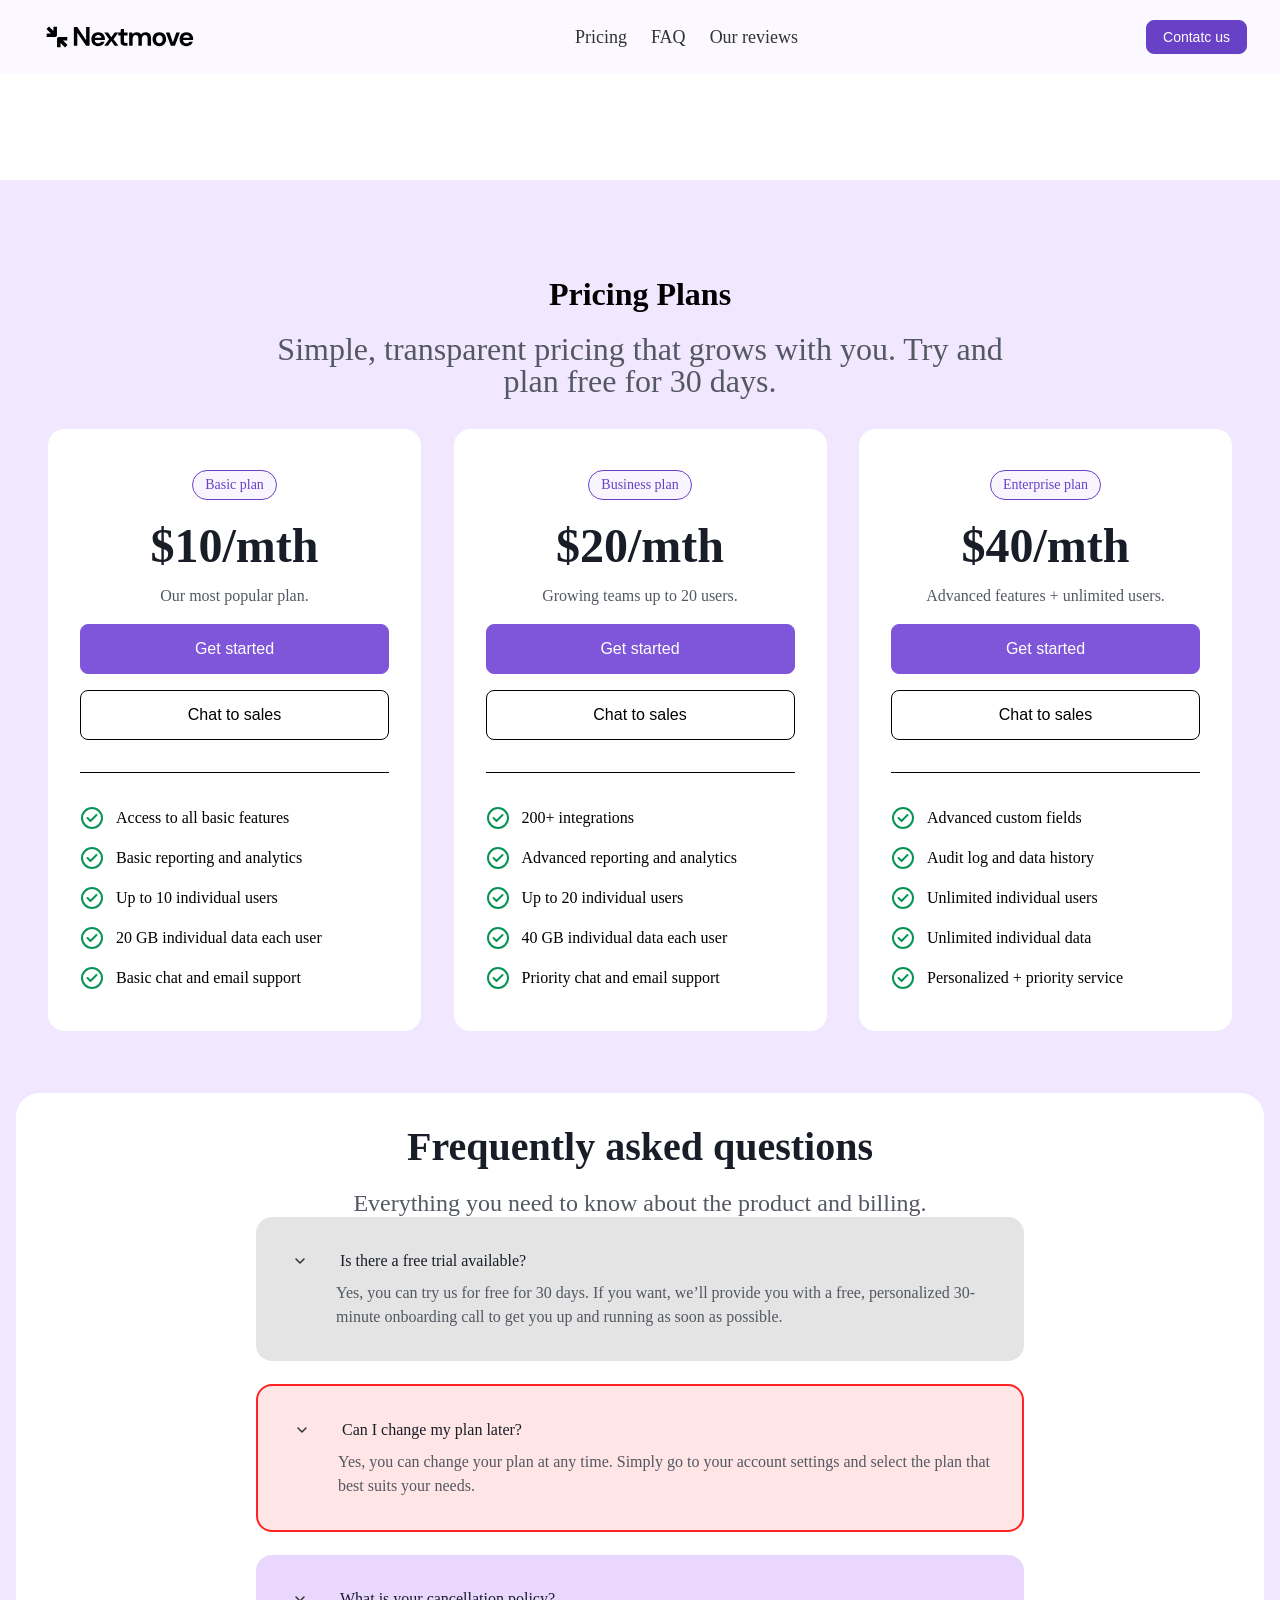
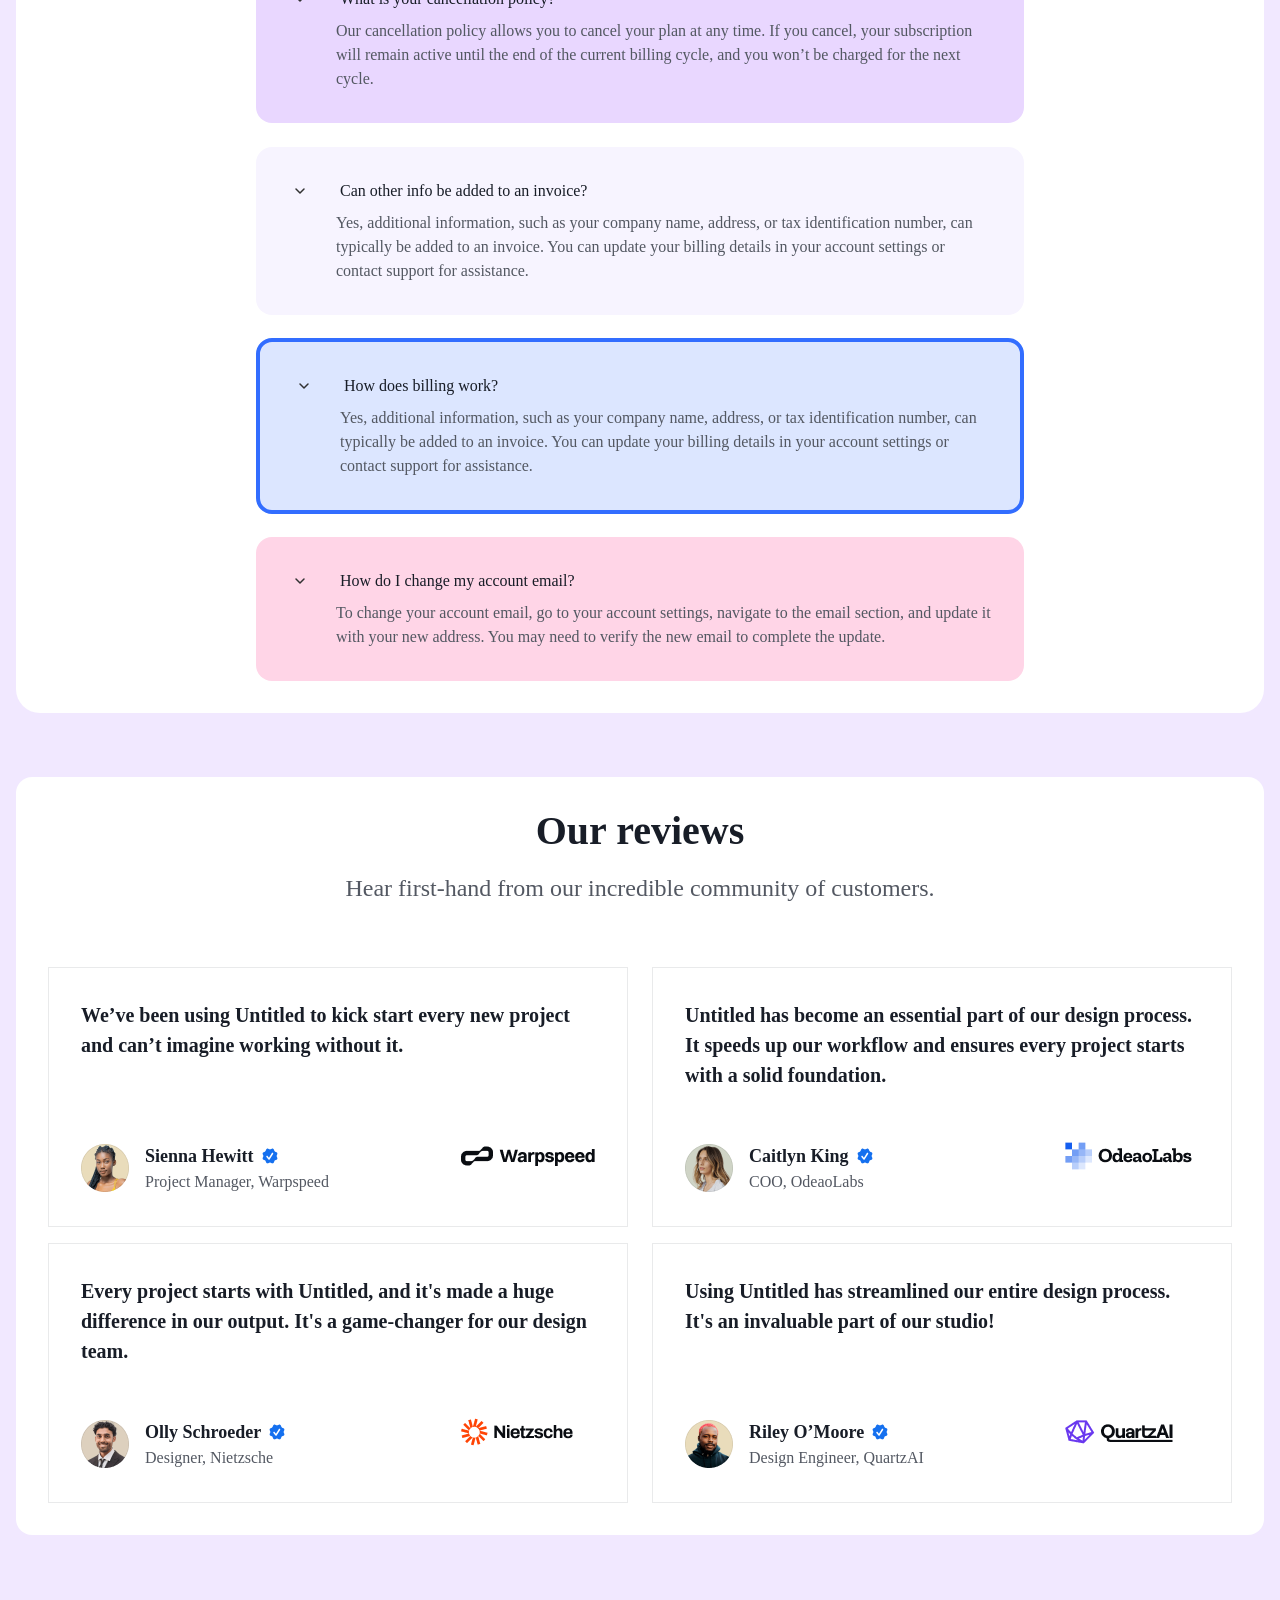
<file: index.html>
<!DOCTYPE html>
<html lang="en">
<head>
    <meta charset="UTF-8">
    <meta name="viewport" content="width=device-width, initial-scale=1.0">
    <title>Document</title>
    <link rel="stylesheet" href="./CSS/style.css">
</head>
<body>
    <header>
        <div class="header_container">
            <div class="navbar">
                <img src="./image/Logo.svg" alt="" class="logo">
                <div class="nav_links">
                    <a href="">Pricing</a>
                    <a href="">FAQ</a>
                    <a href="">Our reviews</a>
                </div>
                <div class="contact_button_container">
                    <input type="button" name=""  value="Contatc us" class="contact_us_button">
                </div>
            </div>
        </div>  
    </header>

    <main>
        <div class="main_container">
            <div class="pricing_container">
                <div class="pricing_head">
                    <h1>
                        Pricing Plans
                    </h1>
                    <p class="pricing_subtitle">
                        Simple, transparent pricing that grows with you. Try and plan free for 30 days.
                    </p>
                </div>
                <div class="pricing_items_container">
                    <div class="pricing_plans">
                        <div class="plan_head_container">
                            <h2 class="card_head">
                                Basic plan
                            </h2>
                            <p class="card_price">
                                $10/mth
                            </p>
                            <p class="card_subtitle">
                                Our most popular plan.
                            </p>
                        </div>

                        <div class="plan_button_container">
                            <input type="button" name="" value="Get started" class="start_button">
                            <input type="button" name="" value="Chat to sales" class="chat_button">
                        </div>

                        <div class="list_container">
                            <div class="list_wrapper">
                                <div class="list_items">
                                    <img src="./image/check-circle.svg" alt="">
                                    <p>
                                        Access to all basic features
                                    </p>
                                </div>
                                <div class="list_items">
                                    <img src="./image/check-circle.svg" alt="">
                                    <p>
                                        Basic reporting and analytics
                                    </p>
                                </div>
                                <div class="list_items">
                                    <img src="./image/check-circle.svg" alt="">
                                    <p>
                                        Up to 10 individual users
                                    </p>
                                </div>
                                <div class="list_items">
                                    <img src="./image/check-circle.svg" alt="">
                                    <p>
                                        20 GB individual data each user
                                    </p>
                                </div>
                                <div class="list_items">
                                    <img src="./image/check-circle.svg" alt="">
                                    <p>
                                        Basic chat and email support
                                    </p>
                                </div>
                            </div>
                        </div>
                    </div>

                    <div class="pricing_plans">
                        <div class="plan_head_container">
                            <h2 class="card_head">
                                Business plan 
                            </h2>
                            <p class="card_price">
                                $20/mth
                            </p>
                            <p class="card_subtitle">
                                Growing teams up to 20 users.
                            </p>
                        </div>

                        <div class="plan_button_container">
                            <input type="button" name="" value="Get started" class="start_button">
                            <input type="button" name="" value="Chat to sales" class="chat_button">
                        </div>

                        <div class="list_container">
                            <div class="list_wrapper">
                                <div class="list_items">
                                    <img src="./image/check-circle.svg" alt="">
                                    <p>
                                        200+ integrations
                                    </p>
                                </div>
                                <div class="list_items">
                                    <img src="./image/check-circle.svg" alt="">
                                    <p>
                                        Advanced reporting and analytics
                                    </p>
                                </div>
                                <div class="list_items">
                                    <img src="./image/check-circle.svg" alt="">
                                    <p>
                                        Up to 20 individual users
                                    </p>
                                </div>
                                <div class="list_items">
                                    <img src="./image/check-circle.svg" alt="">
                                    <p>
                                        40 GB individual data each user
                                    </p>
                                </div>
                                <div class="list_items">
                                    <img src="./image/check-circle.svg" alt="">
                                    <p>
                                        Priority chat and email support
                                    </p>
                                </div>
                            </div>
                        </div>

                    </div>

                    <div class="pricing_plans">
                        <div class="plan_head_container">
                            <h2 class="card_head">
                                Enterprise plan
                            </h2>
                            <p class="card_price">
                                $40/mth
                            </p>
                            <p class="card_subtitle">
                                Advanced features + unlimited users.
                            </p>
                        </div>

                        <div class="plan_button_container">
                            <input type="button" name="" value="Get started" class="start_button">
                            <input type="button" name="" value="Chat to sales" class="chat_button">
                        </div>

                        <div class="list_container">
                            <div class="list_wrapper">
                                <div class="list_items">
                                    <img src="./image/check-circle.svg" alt="">
                                    <p>
                                        Advanced custom fields
                                    </p>
                                </div>
                                <div class="list_items">
                                    <img src="./image/check-circle.svg" alt="">
                                    <p>
                                        Audit log and data history
                                    </p>
                                </div>
                                <div class="list_items">
                                    <img src="./image/check-circle.svg" alt="">
                                    <p>
                                        Unlimited individual users
                                    </p>
                                </div>
                                <div class="list_items">
                                    <img src="./image/check-circle.svg" alt="">
                                    <p>
                                        Unlimited individual data
                                    </p>
                                </div>
                                <div class="list_items">
                                    <img src="./image/check-circle.svg" alt="">
                                    <p>
                                        Personalized + priority service
                                    </p>
                                </div>
                            </div>
                        </div>
                    </div>
                    
                </div>

            </div>

            <div class="asked_questions_container">

                <div class="questions_head_container">
                    <h2 class="question_head">
                        Frequently asked questions
                    </h2>
                    <p class="question_subtitle">
                        Everything you need to know about the product and billing.
                    </p>
                </div>

                <div class="items_wrapper">
                <div class="question_item_container first">
                    <img src="./image/Arrows, Diagrams/Group.svg" alt="" class="arrow">
                    <h2 class="question">
                        Is there a free trial available?
                    </h2>
                    <p class="question_text">
                        Yes, you can try us for free for 30 days. If you want, we’ll provide you with a free, personalized 30-minute onboarding call to get you up and running as soon as possible.
                    </p>
                </div>
                <div class="question_item_container second">
                    <img src="./image/Arrows, Diagrams/Group.svg" alt="" class="arrow">
                    <h2 class="question">
                        Can I change my plan later?
                    </h2>
                    <p class="question_text">
                        Yes, you can change your plan at any time. Simply go to your account settings and select the plan that best suits your needs.
                    </p>
                </div>
                <div class="question_item_container third">
                    <img src="./image/Arrows, Diagrams/Group.svg" alt="" class="arrow">
                    <h2 class="question">
                        What is your cancellation policy?
                    </h2>
                    <p class="question_text">
                        Our cancellation policy allows you to cancel your plan at any time. If you cancel, your subscription will remain active until the end of the current billing cycle, and you won’t be charged for the next cycle.
                    </p>
                </div>
                <div class="question_item_container fourth">
                    <img src="./image/Arrows, Diagrams/Group.svg" alt="" class="arrow">
                    <h2 class="question">
                        Can other info be added to an invoice?
                    </h2>
                    <p class="question_text">
                        Yes, additional information, such as your company name, address, or tax identification number, can typically be added to an invoice. You can update your billing details in your account settings or contact support for assistance.
                    </p>
                </div>
                <div class="question_item_container fifth">
                    <img src="./image/Arrows, Diagrams/Group.svg" alt="" class="arrow">
                    <h2 class="question">
                        How does billing work?
                    </h2>
                    <p class="question_text">
                        Yes, additional information, such as your company name, address, or tax identification number, can typically be added to an invoice. You can update your billing details in your account settings or contact support for assistance.
                    </p>
                </div>
                <div class="question_item_container sixth">
                    <img src="./image/Arrows, Diagrams/Group.svg" alt="" class="arrow">
                    <h2 class="question">
                        How do I change my account email?
                    </h2>
                    <p class="question_text">
                        To change your account email, go to your account settings, navigate to the email section, and update it with your new address. You may need to verify the new email to complete the update.
                    </p>
                </div>
                </div>
            </div>

            <div class="review_container">
                <div class="review_head_container">
                    <h2 class="review_head">
                        Our reviews
                    </h2>
                    <p class="review_subtitle">
                        Hear first-hand from our incredible community of customers.
                    </p>
                </div>  
                
                <div class="review_content_container">
                    <div class="review_card">
                        <div class="card_text">
                            <p class="avatar_description">
                                We’ve been using Untitled to kick start every new project and can’t imagine working without it.
                            </p>
                        </div>
                        <div class="card_wrapper">
                            <div class="avatar_container">
                                <img src="./image/Avatar.png" alt="" class="avatar_image">
                                <div class="avatar_info_container">
                                    <p class="avatar_name">
                                        Sienna Hewitt
                                    </p>
                                    <img src="./image/Verified tick.svg" alt="" class="verified">
                                    <p class="avatar_status">
                                        Project Manager, Warpspeed
                                    </p>
                                </div>
                                <img src="./image/Company logo.png" alt="" class="company_logo">
                            </div>
                        </div>

                    </div>

                    <div class="review_card">
                        <div class="card_text">
                            <p class="avatar_description">
                                Untitled has become an essential part of our design process. It speeds up our workflow and ensures every project starts with a solid foundation.
                            </p>
                        </div>
                        <div class="card_wrapper">
                            <div class="avatar_container">
                                <img src="./image/Avatar2.png" alt="" class="avatar_image">
                                <div class="avatar_info_container">
                                    <p class="avatar_name">
                                        Caitlyn King
                                    </p>
                                    <img src="./image/Verified tick.svg" alt="" class="verified">
                                    <p class="avatar_status">
                                        COO, OdeaoLabs
                                    </p>
                                </div>
                                <img src="./image/Company logo1.png" alt="" class="company_logo">
                            </div>
                        </div>
                    </div>

                    <div class="review_card">
                        <div class="card_text">
                            <p class="avatar_description">
                                Every project starts with Untitled, and it's made a huge difference in our output. It's a game-changer for our design team.
                            </p>
                        </div>
                        <div class="card_wrapper">
                            <div class="avatar_container">
                                <img src="./image/Avatar3.png" alt="" class="avatar_image">
                                <div class="avatar_info_container">
                                    <p class="avatar_name">
                                        Olly Schroeder
                                    </p>
                                    <img src="./image/Verified tick.svg" alt="" class="verified">
                                    <p class="avatar_status">
                                        Designer, Nietzsche
                                    </p>
                                </div>
                                <img src="./image/Company logo3.png" alt="" class="company_logo">
                            </div>
                        </div>
                    </div>

                    <div class="review_card">
                        <div class="card_text">
                            <p class="avatar_description">
                                Using Untitled has streamlined our entire design process. It's an invaluable part of our studio!
                            </p>
                        </div>
                        <div class="card_wrapper">
                            <div class="avatar_container">
                                <img src="./image/Avatar4.png" alt="" class="avatar_image">
                                <div class="avatar_info_container">
                                    <p class="avatar_name">
                                        Riley O’Moore
                                    </p>
                                    <img src="./image/Verified tick.svg" alt="" class="verified">
                                    <p class="avatar_status">
                                        Design Engineer, QuartzAI
                                    </p>
                                </div>
                                <img src="./image/Company logo4.png" alt="" class="company_logo">
                            </div>
                        </div>
                    </div>
                </div>
            </div>
        </div>
    </main>
</body>
</html>
</file>
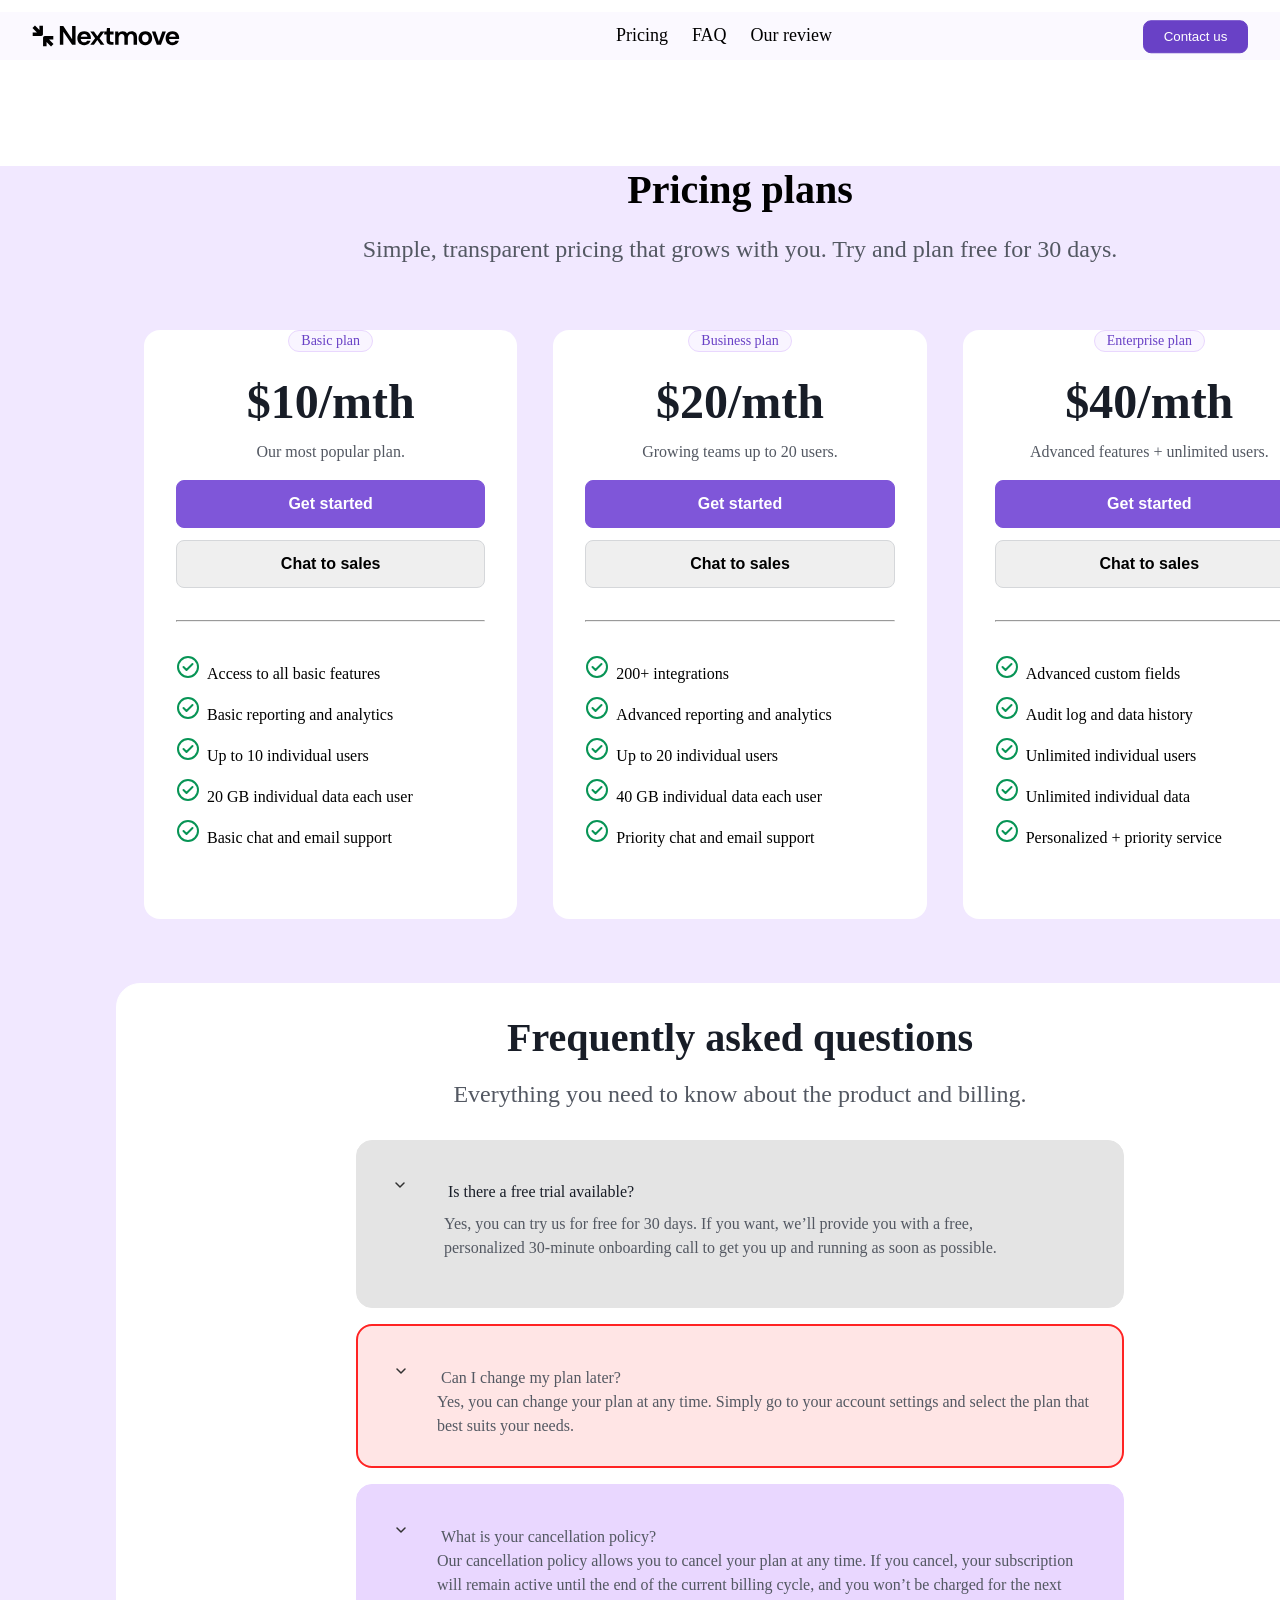
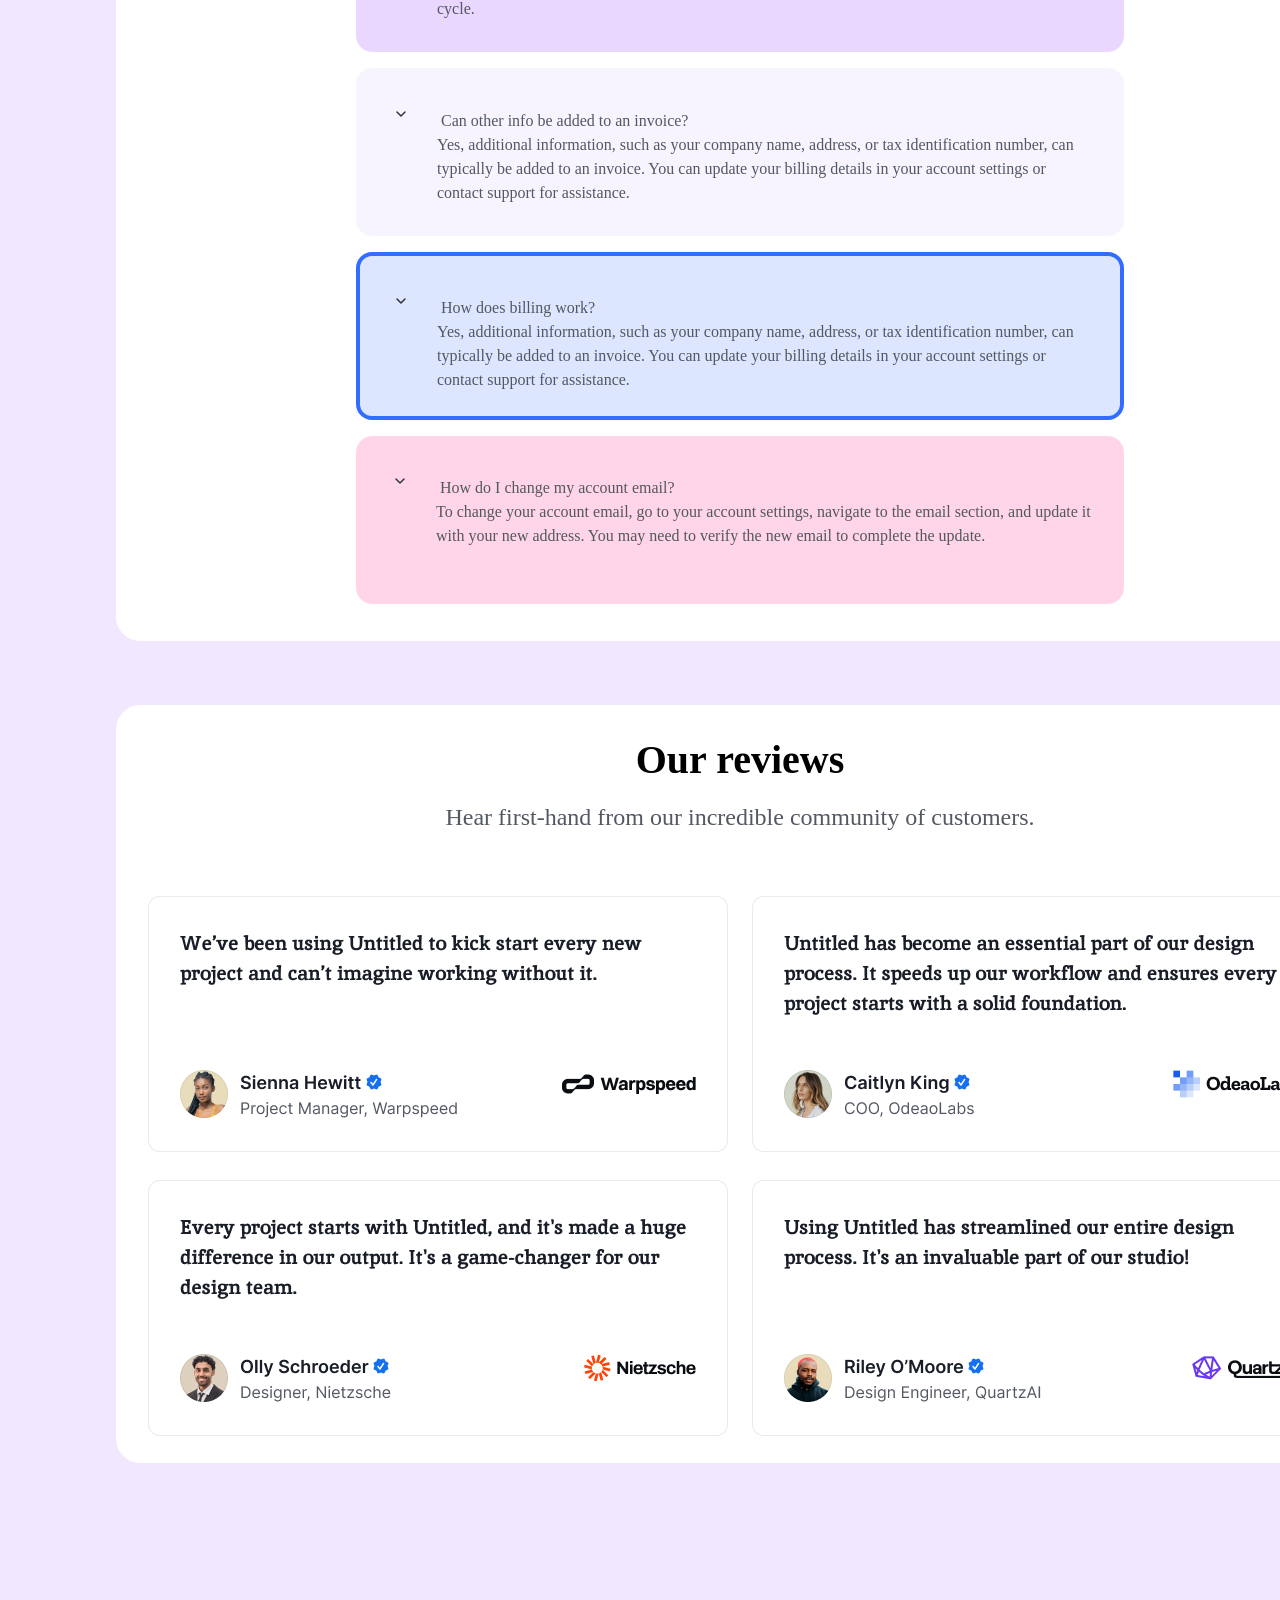
<file: CSS2-5/index.html>
<!DOCTYPE html>
<html lang="en">
<head>
    <meta charset="UTF-8">
    <meta name="viewport" content="width=device-width, initial-scale=1.0">
    <title>Document</title>
    <link rel="stylesheet" href="CSS/style.css">
</head>
<body>
    <header>
        <nav id="navbar">
            <div id="navbar_container">
                <div id="logo_container">
                    <img src="./image/Logo.svg" alt="logo" id="logo">
                </div>
                <div id="ul_container">
                    <ul id="unorder_list">
                        <li class="list">Pricing</li>
                        <li class="list">FAQ</li>
                        <li class="list">Our review</li>
                    </ul>
                    <input type="button" name="contact us" id="contact_us" value="Contact us">
                </div>
            </div>
        </nav>
    </header>


    <main>
        <section>
            <div id="main_container">
                <div id="plans_container">
                    <div id="pricing_plans_head">
                        <h2 id="pricing_plans">Pricing plans</h2>
                        <p id="free_plan">Simple, transparent pricing that grows with you. Try and plan free for 30 days.</p>
                    </div>
                    <div id="plans">
                        <div id="basic_plan">
                            <h2 id="basic_header">Basic plan</h2>
                            <p id="price">$10/mth</p>
                            <p id="plan_description">Our most popular plan.</p>
                            <div id="buttons">
                                <input type="button" name="get started basic" id="get_started" value="Get started">
                                <input type="button" name="chat to sales basic" id="sales_chat" value="Chat to sales">
                            </div>
                            <hr id="horizontal_rule">
                            <div id="terms_container">
                                <ul id="ul_terms">
                                    <li class="terms">Access to all basic features</li>
                                    <li class="terms">Basic reporting and analytics</li>
                                    <li class="terms">Up to 10 individual users</li>
                                    <li class="terms">20 GB individual data each user</li>
                                    <li class="terms">Basic chat and email support</li>
                                </ul>
                            </div>
                        </div>
                        <d id="business_plan">
                            <h2 id="business_header">Business plan</h2>
                            <p id="price">$20/mth</p>
                            <p id="plan_description">Growing teams up to 20 users.</p>
                            <div id="buttons">
                                <input type="button" name="get started business" id="get_started" value="Get started">
                                <input type="button" name="chat to sales business" id="sales_chat" value="Chat to sales">
                            </div>
                            <hr id="horizontal_rule">
                            <div id="terms_container">
                                <ul id="ul_terms">
                                    <li class="terms">200+ integrations</li>
                                    <li class="terms">Advanced reporting and analytics</li>
                                    <li class="terms">Up to 20 individual users</li>
                                    <li class="terms">40 GB individual data each user</li>
                                    <li class="terms">Priority chat and email support</li>
                                </ul>
                            </div>
                        </d iv>
                        <div id="enterprice_plan">
                            <h2 id="enterpriec_header">Enterprise plan</h2>
                            <p id="price">$40/mth</p>
                            <p id="plan_description">Advanced features + unlimited users.</p>
                            <div id="buttons">
                                <input type="button" name="get started entreprice" id="get_started" value="Get started">
                                <input type="button" name="chat to sales enterpriec" id="sales_chat" value="Chat to sales">
                            </div>
                            <hr id="horizontal_rule">
                            <div id="terms_container">
                                <ul id="ul_terms">
                                    <li class="terms">Advanced custom fields</li>
                                    <li class="terms">Audit log and data history</li>
                                    <li class="terms">Unlimited individual users</li>
                                    <li class="terms">Unlimited individual data</li>
                                    <li class="terms">Personalized + priority service</li>
                                </ul>
                            </div>
                        </div>
                    </div>   
                </div>
                <div id="second_container">
                    <div id="question_head">
                        <h2 id="asked">Frequently asked questions</h2>
                        <p id="need_know">Everything you need to know about the product and billing.</p>
                    </div>
                    <div id="product_description">
                        <div id="a_container">
                            <div id="description_a">
                                <img src="./image/Arrows, Diagrams/Group.svg" alt="arrow" id="arrow">
                                <h3 id="question_a">Is there a free trial available?</h3>
                                <p id="answer_a">Yes, you can try us for free for 30 days. If you want, we’ll provide you with a free, personalized 30-minute onboarding call to get you up and running as soon as possible.</p>
                            </div>
                        </div>
                        <div id="b_container">
                            <div id="description_b">
                                <img src="./image/Arrows, Diagrams/Group.svg" alt="image" id="arrow">
                                <h3 id="question_b">Can I change my plan later?</h3>
                                <p id="answer_b">Yes, you can change your plan at any time. Simply go to your account settings and select the plan that best suits your needs.</p>
                            </div>
                        </div>
                        <div id="c_container">
                            <div id="description_c">
                                <img src="./image/Arrows, Diagrams/Group.svg" alt="arrow" id="arrow">
                                <h3 id="question_c">What is your cancellation policy?</h3>
                                <p id="answer_c">Our cancellation policy allows you to cancel your plan at any time. If you cancel, your subscription will remain active until the end of the current billing cycle, and you won’t be charged for the next cycle.</p>
                            </div>
                        </div>
                        <div id="d_container">
                            <div id="description_d">
                                <img src="./image/Arrows, Diagrams/Group.svg" alt="arrow" id="arrow">
                                <h3 id="question_d">Can other info be added to an invoice?</h3>
                                <p id="answer_d">Yes, additional information, such as your company name, address, or tax identification number, can typically be added to an invoice. You can update your billing details in your account settings or contact support for assistance.</p>
                            </div>
                        </div>
                        <div id="e_container">
                            <div id="description_e">
                                <img src="./image/Arrows, Diagrams/Group.svg" alt="arrow" id="arrow">
                                <h3 id="question_e">How does billing work?</h3>
                                <p id="answer_e">Yes, additional information, such as your company name, address, or tax identification number, can typically be added to an invoice. You can update your billing details in your account settings or contact support for assistance.</p>
                            </div>
                        </div>
                        <div id="f_container">
                            <div id="description_f">
                                <img src="image/Arrows, Diagrams/Group.svg" alt="arrow" id="arrow">
                                <h3 id="question_f">How do I change my account email?</h3>
                                <p id="answer_f">To change your account email, go to your account settings, navigate to the email section, and update it with your new address. You may need to verify the new email to complete the update.</p>
                            </div>
                        </div>
                    </div>
                </div>
                <div id="review_container">
                    <div id="review_head">
                        <h3 id="our_reviews">Our reviews</h3>
                        <p id="first_hand">Hear first-hand from our incredible community of customers.</p>
                    </div>
                    <div id="review_box">
                        <img src="./image/Card.png" alt="review" id="card_a">
                        <img src="./image/Card1.png" alt="review" id="card_b">
                        <img src="./image/Card2.png" alt="review" id="card_c">
                        <img src="./image/Card3.png" alt="review" id="card_d">
                    </div>
                </div>
            </div>
        </section>
    </main>
    
</body>
</html>
</file>
<file: CSS/style.css>
*{
    margin: 0;
    padding: 0;
    box-sizing: border-box;
}

.header_container{
    width: 100%;
    min-height: 72px;
    border: 1px solid #FBF9FF;
    background-color: #FBF9FF;
}
.navbar{
    margin: 12px 32px;
    display: flex;
    justify-content: space-between;
    align-items: center;
}
.logo{
    padding: 13px;
    display: inline-block;
}
.nav_links{
    display: inline-block;
}
a{
    color: #323232;
    font-size: 18px;
    font-weight: 400;
    text-decoration: none;
    padding-left: 20px;
}
.contact_us_button{
    font-size: 14px;
    font-weight: 500;
    padding: 8px 16px;
    border: 1px solid #6941C6;
    background-color: #6941C6;
    border-radius: 8px;
    color: white;

}
/*მთავარი  კონტენტი*/
.main_container{
    max-width: 1440px;
    width: 100%;
    margin: 0 auto;
    background-color: #F1E8FF;
    margin-top: 106px;
    display: flex;
    flex-direction: column;
    justify-content: space-around;
    align-items: center;
}
.pricing_container{
    margin-top: 96px;
    max-width: 1248px;
    width: 100%;
    height: 753px;
}
.pricing_head{
    max-width: 768px;
    width: 100%;
    margin: 0 auto;
    text-align: center;
}
.pricing_subtitle{
    font-size: 32px;
    font-weight: 400;
    line-height: 32px;
    color: #535862;
    margin-top: 20px;
}
.pricing_items_container{
    max-width: 1184px;
    width: 100%;
    margin: 0 auto;
    margin-top: 32px;
    display: flex;
    justify-content: space-between;
}
.pricing_plans{
    max-width: 373px;
    width: 100%;
    border: 1px solid white;
    background-color: white;
    border-radius: 16px;
}


.plan_head_container{
    text-align: center;
}
.card_head{
    width: fit-content;
    font-size: 14px;
    font-weight: 500;
    line-height: 20px;
    color: #6941C6;
    border: 1px solid #6941C6;
    border-radius: 9999px;
    padding: 4px 12px;
    margin: 0 auto;
    margin-top: 40px;
    background-color: #F9F5FF;
}
.card_price{
    font-size: 48px;
    font-weight: 600;
    line-height: 60px;
    color: #181D27;
    margin-top: 16px;
}
.card_subtitle{
    font-size: 16px;
    font-weight: 400;
    line-height: 24px;
    color: #535862;
    margin-top: 8px;
}

.plan_button_container{
    display: flex;
    flex-direction: column;
    align-items: center;
}
.start_button{
    max-width: 309px;
    width: 100%;
    border-radius: 8px;
    border: 1px solid #7F56D9;
    background-color: #7F56D9;
    padding: 12px 18px;
    margin-top: 16px;
    font-size: 16px;
    font-weight: 600px;
    line-height: 24px;
    color: white;
}
.chat_button{
    margin-top: 12px;
    max-width: 309px;
    width: 100%;
    border-radius: 8px;
    border: 1px solid black;
    background-color: white;
    padding: 12px 18px;
    margin-top: 16px;
    font-size: 16px;
    font-weight: 600px;
    line-height: 24px;
}

.list_container{
    max-width: 309px;
    width: 100%;
    /*ზედა ბორდერი არის და არ უნდა წავშალო*/
    border-top: 1px solid black;
    margin: 0 auto;
    margin-top: 32px;

}
.list_wrapper{
    display: flex;
    flex-direction: column;
    row-gap: 16px;
    margin-top: 33px;
    margin-bottom: 40px;
}
.list_items{
    display: flex;
    align-items: center;
    gap: 12px;
}

.asked_questions_container{
    margin-top: 64px;
    margin-bottom: 64px;
    max-width: 1248px;
    width: 100%;
    padding: 32px 0px;
    background-color: white;
    border-radius: 24px;
    display: flex;
    flex-direction: column;
    align-items: center;
    justify-content: space-around;
}
.questions_head_container{
    text-align: center;
}
.question_head{
    font-size: 40px;
    font-weight: 800;
    line-height: 44px;
    color: #181D27;
}
.question_subtitle{
    font-size: 24px;
    font-weight: 400;
    line-height: 28px;
    color: #535862;
    margin-top: 20px;
}
.items_wrapper{
    max-width: 768px;
    width: 100%;
    height: 1064px;
}
.arrow{
    display: inline-block;
    vertical-align: middle;
}
.question{
    display: inline-block;
    font-size: 16px;
    font-weight: 400;
    line-height: 24px;
    vertical-align: middle;
    margin-left: 24px;
    color: #181D27;
}
.question_text{
    margin-left: 48px;
    font-size: 16px;
    font-weight: 400;
    line-height: 24px;
    color: #535862;
    margin-top: 8px;
}
.question_item_container{
    max-width: 768px;
    padding: 32px;
    border-radius: 16px;
}
.items_wrapper{
    display: flex;
    flex-direction: column;
    justify-content: space-between;
}
/*card-ების ფერები და ბორდერები*/
.first{
    background-color: #E4E4E4;
}
.second{
    border: 2px solid #FF2323;
    background-color: #FFE5E5;
}
.third{
    background-color: #E9D7FF;
}
.fourth{
    background-color: #F7F4FF;
}
.fifth{
    border: 4px solid #326DFF;
    background: #DCE6FF;
}
.sixth{
    background: #FFD5E7; 
}



.review_container{
    max-width: 1248px;
    width: 100%;
    height: 758px;
    margin-bottom: 96px;
    background-color: white; 
    border-radius: 16px;
    padding: 32px ;
}
.review_head_container{
    max-width: 768px;
    width: 100%;
    margin: 0 auto;
    text-align: center;
}
.review_head{
    font-size: 40px;
    font-weight: 600;
    line-height: 44px;
    color: #181D27;
}
.review_subtitle{
    font-size: 24px;
    font-weight: 400;
    line-height: 30px;
    color: #535862;
    margin-top: 20px;
}
.review_content_container{
    height: 536px;
    margin-top: 64px;
    display: flex;
    flex-wrap: wrap;    
    justify-content: space-between;
    align-content: space-between;

}
.review_card{
    max-width: 580px;
    width: 100%;
    border: 1px solid #E9EAEB;
    padding: 32px;
    display: flex;
    flex-direction: column;
    justify-content: space-between;
}
.avatar_description{
    font-size: 20px;
    font-weight: 700;
    line-height: 30px;
    color: #181D27;
}
.avatar_image{
    display: inline-block;
    vertical-align: middle;
}   
.avatar_info_container{
    max-width: 300px;
    width: 100%;
    display: inline-block;
    vertical-align: middle;
    margin-left: 12px;
} 
.verified{
    display: inline-block;
    margin-left: 4px;
    vertical-align: middle;
}
.avatar_name{
    display: inline-block;
    vertical-align: middle;
    font-size: 18px;
    font-weight: 600;
    line-height: 28px;
    color: #181D27;
}
.avatar_status{
    font-size: 16px;
    font-weight: 400;
    line-height: 24px;
    color: #535862;
}
.card_wrapper{
    margin-top: 50px;
}
.company_logo{
    display: inline-block;
    margin-left: 12px;
}
</file>
<file: CSS2-5/CSS/style.css>
*{
    margin: 0;
    padding: 0;
    box-sizing: border-box
}
#navbar{
    width: 100%;

    background-color: #FBF9FF;
}
#navbar_container{
    height: 48px;
    margin: 12px 32px;
    text-align: center;
}
#logo_container{
    display: inline;
    float: left;
}
#logo{
    margin-top: 13.49px;
}
#ul_container{
    text-align: center;
}
#unorder_list{
    list-style-type: none;
    display: inline-block;
    margin-top: 13.49px;
}
.list{
    display: inline-block;
    font-size: 18px;
    font-weight: 400;
    margin-left: 20px;
}
#contact_us{
    float: right;
    background-color: #6941C6;
    border: 1px solid #6941C6;
    width: 105px;
    height: 33px;
    border-radius: 8px;
    color: white;   
    position: absolute;
    right: 32px;
    transform: translateY(25%);
}


#main_container{
    width: 1480px;
    height: 3083px;
    margin: 0 auto;
    margin-top: 106px;
    background-color: #F1E8FF;

}
#plans_container{
    width: 1248px;
    height: 753px;
    margin: 0 auto;
    margin-top: 96px;
}
#pricing_plans_head{
    width: 768px;
    height: 132px;
    margin: 0 auto;
    text-align: center;
}
#pricing_plans{
    font-size: 40px;
    font-weight: 800;
}
#free_plan{
    font-size: 24px;
    font-weight: 400;
    line-height: 32px;
    color: #535862;
    margin-top: 20px;
}
#plans{
    width: fit-content;
    margin: 0 auto;
    margin-top: 32px;
}
#basic_plan{
    background-color: white;
    border-radius: 16px;
    display: inline-block;
    width: 373.33334px;
    height: 589px;
    text-align: center;  
}
#basic_header{
    display: inline-block;
    font-size: 14px;
    font-weight: 500;
    line-height: 20px;
    color: #6941C6;
    border: 1px solid #E9D7FE;
    border-radius: 9999px;
    padding: 0px 12px;
    background-color: #F9F5FF;
}
#business_plan{
    background-color: white;
    border-radius: 16px;
    display: inline-block;
    width: 373.33331px;
    height: 589px;
    margin: 0px 32px;
    text-align: center;
}
#business_header{
    display: inline-block;
    font-size: 14px;
    font-weight: 500;
    line-height: 20px;
    color: #6941C6;
    border: 1px solid #E9D7FE;
    border-radius: 9999px;
    padding: 0px 12px;
    background-color: #F9F5FF;
}
#enterprice_plan{
    background-color: white;
    border-radius: 16px;
    display: inline-block;
    width: 373.33331px;
    height: 589px;
    text-align: center;
} 
#enterpriec_header{
    display: inline-block;
    font-size: 14px;
    font-weight: 500;
    line-height: 20px;
    color: #6941C6;
    border: 1px solid #E9D7FE;
    border-radius: 9999px;
    padding: 0px 12px;
    background-color: #F9F5FF;
}

#price{
    font-size: 48px;
    font-weight: 600;
    line-height: 60px;
    color: #181D27;
    margin-top: 20px;
}
#plan_description{
    font-size: 16px;
    font-weight: 400;
    line-height: 24px;
    color: #535862;
    margin-top: 8px;
}

#buttons{
    width: 309.33334px;
    height: 108px;
    margin: 0 auto;
    margin-top: 16px;
}
#get_started{
    width: 309.33334px;
    height: 48px;
    border-radius: 8px;
    background-color: #7F56D9;
    border: 1px solid #7F56D9;
    font-size: 16px; 
    line-height: 24px;
    font-weight: 600;
    color: white;
}
#sales_chat{
    margin-top: 12px;
    width: 309.33334px;
    height: 48px;
    border-radius: 8px;
    border: 1px solid #D5D7DA;
    font-size: 16px; 
    font-weight: 600;
    line-height: 24px;
}

#horizontal_rule{
    width: 309.33334px;
    margin: 0 auto;
    margin-top: 32px;
}
#terms_container{
    width: 309.33334px;
    height: 184px;
    margin: 0 auto ;
    margin-top: 33px;
    text-align: left;

}
#ul_terms{
    list-style-position: inside;
    list-style-image: url(../image/check-circle.svg);

}
.terms{
    font-size: 16px;
    font-weight: 400;
    line-height: 24px;
    margin-bottom: 10px;
}


#second_container{
    width: 1248px;
    height: 1258px;
    background-color: white;
    border: 1px solid white;
    margin: 0 auto;
    margin-top: 64px;
    border-radius: 24px;
}

#question_head{
    width: 768px;
    height: 92px;
    margin: 0 auto;
    margin-top: 32px;
    text-align: center;
}
#asked{
    font-size: 40px;
    font-weight: 800;
    line-height: 44px;
    color: #181D27;
}

#need_know{
    margin-top: 20px;
    font-size: 24px;
    font-weight: 400;
    line-height: 28px;
    color: #535862;
}

#product_description{
    width: 768px;
    height: 1064px;
    margin: 0 auto;
    margin-top: 32px;
}
#a_container{
    width: 768px;
    height: 168px;
    border: 1px solid #E4E4E4;
    border-radius: 16px;
    background-color: #E4E4E4;
}
#description_a{
    width: 704px;
    height: 104px;
    margin: 0 auto;
    margin-top: 32px;
}
#arrow{
    display: inline-block;
}
#question_a{
    display: inline-block;
    margin-left: 32px;
    font-size: 16px;
    font-weight: 400;
    line-height: 24px;
    color: #181D27;
}
#answer_a{
    margin: 8px 56px;
    font-size: 16px;
    font-weight: 400;
    line-height: 24px;
    color: #535862;
}

#b_container{
    width: 768px;
    height: 144px;
    margin-top: 16px;
    background-color: #FFE5E5;
    border: 2px solid #FF2323;
    border-radius: 16px;
}
#description_b{
    width: 704px;
    height: 80px;
    border: 1px solid #FFE5E5;
    margin: 0 auto;
    margin-top: 32px;
}
#question_b{
    display: inline-block;
    margin-left: 24px;
    font-size: 16px;
    font-weight: 400;
    line-height: 24px;
    color: #535862;
}
#answer_b{
    margin-left: 48px;
    font-size: 16px;
    font-weight: 400;
    line-height: 24px;
    color: #535862;
}

#c_container{
    width: 768px;
    height: 168px;
    border: 1px solid #E9D7FF; 
    background-color: #E9D7FF;
    margin-top: 16px;
    border-radius: 16px;
}
#description_c{
    width: 704px;
    height: 104px;
    border: 1px solid #E9D7FF;
    margin: 0 auto;
    margin-top: 32px;
}
#question_c{
    display: inline-block;
    margin-left: 24px;
    font-size: 16px;
    font-weight: 400;
    line-height: 24px;
    color: #535862;
}
#answer_c{
    margin-left: 48px;
    font-size: 16px;
    font-weight: 400;
    line-height: 24px;
    color: #535862;
}

#d_container{
    width: 768px;
    height: 168px;
    border: 1px solid #F7F4FF;
    border-radius: 16px;
    margin-top: 16px;
    background-color: #F7F4FF;
}
#description_d{
    width: 704px;
    height: 104px;
    border: 1px solid #F7F4FF;
    margin: 0 auto;
    margin-top: 32px;
}
#question_d{
    display: inline-block;
    margin-left: 24px;
    font-size: 16px;
    font-weight: 400;
    line-height: 24px;
    color: #535862;
}
#answer_d{
    margin-left: 48px;
    font-size: 16px;
    font-weight: 400;
    line-height: 24px;
    color: #535862;
}

#e_container{
    width: 768px;
    height: 168px;
    border: 4px solid #326DFF;
    border-radius: 16px;
    margin-top: 16px;
    background-color: #DCE6FF;
}
#description_e{
    width: 704px;
    height: 104px;
    border: 1px solid #DCE6FF;
    margin: 0 auto;
    margin-top: 32px;
}
#question_e{
    display: inline-block;
    margin-left: 24px;
    font-size: 16px;
    font-weight: 400;
    line-height: 24px;
    color: #535862;
}
#answer_e{
    margin-left: 48px;
    font-size: 16px;
    font-weight: 400;
    line-height: 24px;
    color: #535862;
}

#f_container{
    width: 768px;
    height: 168px;
    border: 1px solid #FFD5E7;
    border-radius: 16px;
    margin-top: 16px;
    background-color: #FFD5E7;
}
#description_f{
    width: 704px;
    height: 104px;
    margin: 0 auto;
    margin-top: 32px;
}
#question_f{
    display: inline-block;
    margin-left: 24px;
    font-size: 16px;
    font-weight: 400;
    line-height: 24px;
    color: #535862;
}
#answer_f{
    margin-left: 48px;
    font-size: 16px;
    font-weight: 400;
    line-height: 24px;
    color: #535862;
}

#review_container{
    width: 1248px;
    height: 758px;
    border: 1px solid white;
    margin: 0 auto;
    margin-top: 64px;
    border-radius: 24px;
    background-color: white;
}
#review_head{
    width: 768px; 
    height: 94px;
    margin: 0 auto;
    margin-top: 32px;
    text-align: center;
}
#our_reviews{
    font-size: 40px;
    font-weight: 600;
    line-height: 44px;
}
#first_hand{
    margin-top: 20px;
    font-size: 24px;
    font-weight: 400;
    line-height: 30px;
    color: #535862;
}

#review_box{
    width: 1184px;
    height: 536px;
    margin: 0 auto;
    margin-top: 64px;
}
#card_a{
    display: inline-block;
}
#card_b{
    float: right;
}   
#card_c{
    margin-top: 24px;
}
#card_d{
    margin-top: 24px;
    float: right;
}
</file>
